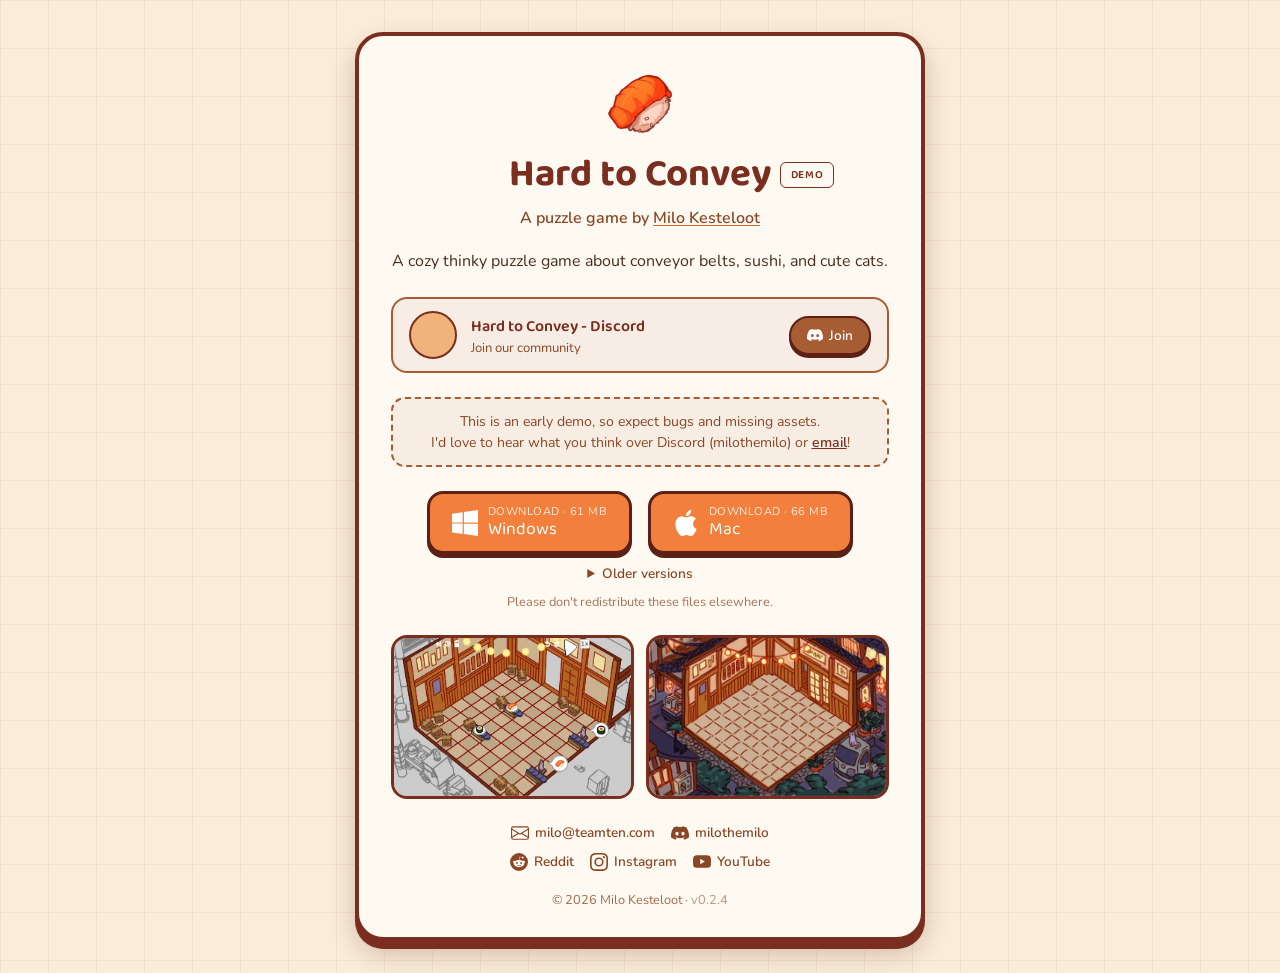
<file: index.html>
<!DOCTYPE html>
<html lang="en">
<head>
    <meta charset="UTF-8">
    <meta name="viewport" content="width=device-width, initial-scale=1.0">
    <title>Hard to Convey – Cozy Puzzle Game</title>
    <meta name="description" content="Hard to Convey is a cozy puzzle game about conveyor belts, sushi, and cute cats. Download the early demo for Windows or Mac.">
    <link rel="canonical" href="https://www.hardtoconvey.com/">
    <meta name="theme-color" content="#f9ecd8">
    <meta property="og:type" content="website">
    <meta property="og:site_name" content="Hard to Convey">
    <meta property="og:title" content="Hard to Convey">
    <meta property="og:description" content="A cozy thinky puzzle game about conveyor belts, sushi, and cute cats. Free demo for Windows and Mac.">
    <meta property="og:url" content="https://www.hardtoconvey.com/">
    <meta property="og:image" content="https://www.hardtoconvey.com/images/og-image.jpg">
    <meta property="og:image:width" content="1200">
    <meta property="og:image:height" content="630">
    <meta property="og:image:alt" content="Concept art of a cozy sushi shop on a lantern-lit street, with cats lounging nearby">
    <meta name="twitter:card" content="summary_large_image">
    <link rel="icon" type="image/png" href="/favicon.png">
    <link rel="apple-touch-icon" href="/apple-touch-icon.png">
    <link rel="preconnect" href="https://fonts.googleapis.com">
    <link rel="preconnect" href="https://fonts.gstatic.com" crossorigin>
    <link href="https://fonts.googleapis.com/css2?family=Baloo+2:wght@500;600;700&family=Nunito:wght@400;600;700&display=swap" rel="stylesheet">
    <link rel="stylesheet" href="style.css">
    <script type="application/ld+json">
        {
            "@context": "https://schema.org",
            "@type": "VideoGame",
            "name": "Hard to Convey",
            "genre": "Puzzle",
            "description": "A cozy puzzle game about conveyor belts, sushi, and cute cats. Currently an early demo.",
            "url": "https://www.hardtoconvey.com/",
            "image": "https://www.hardtoconvey.com/images/screenshot2.webp",
            "applicationCategory": "GameApplication",
            "operatingSystem": "Windows, macOS",
            "gamePlatform": ["PC", "Mac"],
            "creator": {
                "@type": "Person",
                "name": "Milo Kesteloot",
                "url": "https://www.milo.games"
            },
            "sameAs": [
                "https://discord.gg/pnMVM3hHEn",
                "https://www.reddit.com/r/HardToConvey/",
                "https://www.instagram.com/hardtoconvey/",
                "https://www.youtube.com/@HardToConveyGame"
            ]
        }
    </script>
</head>
<body>
    <main class="card">
        <img class="icon" src="icon-128.png" width="64" height="64" alt="Hard to Convey sushi icon">
        <div class="title-row">
            <h1>Hard to Convey</h1>
            <span class="badge">Demo</span>
        </div>
        <p class="subtitle">A puzzle game by <a href="https://www.milo.games" target="_blank" rel="noopener">Milo Kesteloot</a></p>

        <p class="tagline">A cozy thinky puzzle game about conveyor belts, sushi, and cute cats.</p>

        <div class="discord-card">
            <div class="discord-icon">
                <img id="discordIcon" alt="Hard to Convey Discord server icon" hidden>
            </div>
            <div class="discord-info">
                <span class="discord-name" id="discordName">Hard to Convey - Discord</span>
                <span class="discord-stats" id="discordStats">Join our community</span>
            </div>
            <a class="discord-join" href="https://discord.gg/pnMVM3hHEn" target="_blank" rel="noopener">
                <svg viewBox="0 0 16 16" aria-hidden="true"><path fill="currentColor" d="M13.545 2.907a13.2 13.2 0 0 0-3.257-1.011.05.05 0 0 0-.052.025c-.141.25-.297.577-.406.833a12.2 12.2 0 0 0-3.658 0 8 8 0 0 0-.412-.833.05.05 0 0 0-.052-.025c-1.125.194-2.22.534-3.257 1.011a.04.04 0 0 0-.021.018C.356 6.024-.213 9.047.066 12.032q.003.022.021.037a13.3 13.3 0 0 0 3.995 2.02.05.05 0 0 0 .056-.019q.463-.63.818-1.329a.05.05 0 0 0-.01-.059l-.018-.011a9 9 0 0 1-1.248-.595.05.05 0 0 1-.02-.066l.015-.019q.127-.095.248-.195a.05.05 0 0 1 .051-.007c2.619 1.196 5.454 1.196 8.041 0a.05.05 0 0 1 .053.007q.121.1.248.195a.05.05 0 0 1-.004.085 8 8 0 0 1-1.249.594.05.05 0 0 0-.03.03.05.05 0 0 0 .003.041c.24.465.515.909.817 1.329a.05.05 0 0 0 .056.019 13.2 13.2 0 0 0 4.001-2.02.05.05 0 0 0 .021-.037c.334-3.451-.559-6.449-2.366-9.106a.03.03 0 0 0-.02-.019m-8.198 7.307c-.789 0-1.438-.724-1.438-1.612s.637-1.613 1.438-1.613c.807 0 1.45.73 1.438 1.613 0 .888-.637 1.612-1.438 1.612m5.316 0c-.788 0-1.438-.724-1.438-1.612s.637-1.613 1.438-1.613c.807 0 1.451.73 1.438 1.613 0 .888-.631 1.612-1.438 1.612"/></svg>
                Join
            </a>
        </div>
        <script>
            (function () {
                fetch("https://discord.com/api/v10/invites/pnMVM3hHEn?with_counts=true")
                    .then(function (r) { return r.ok ? r.json() : Promise.reject(r); })
                    .then(function (data) {
                        var guild = data.guild;
                        if (guild && guild.icon) {
                            var icon = document.getElementById("discordIcon");
                            // Only reveal the image once it has loaded, so the placeholder circle
                            // shows instead of a broken-image icon and alt text.
                            icon.onload = function () { icon.hidden = false; };
                            icon.src = "https://cdn.discordapp.com/icons/" + guild.id + "/" + guild.icon + ".png?size=64";
                        }
                        if (guild && guild.name) {
                            document.getElementById("discordName").textContent = guild.name + " - Discord";
                        }
                        if (typeof data.approximate_presence_count === "number") {
                            document.getElementById("discordStats").textContent =
                                data.approximate_presence_count + " online · " + data.approximate_member_count + " members";
                        }
                    })
                    .catch(function () { /* keep the static fallback text */ });
            })();
        </script>

        <p class="feedback">
            This is an early demo, so expect bugs and missing assets.<br>
            I'd love to hear what you think over Discord (milothemilo) or <a href="mailto:milo@teamten.com">email</a>!
        </p>

        <p class="mobile-note">Hard to Convey is a desktop game for Windows and Mac. Visit this page on your computer to download it.</p>

        <div class="downloads" id="downloads">
            <!-- release:buttons - generated from releases.json by HardToConvey/Tools/publish_to_site.py -->
            <a class="button" data-os="windows" href="https://github.com/MiloKesteloot/hardtoconvey.com/releases/download/v0.2.4/HardToConvey-0.2.4-Windows.zip" download>
                <svg class="button-icon" viewBox="0 0 16 16" aria-hidden="true">
                    <path fill="currentColor" d="M6.555 1.375 0 2.237v5.45h6.555zM0 13.795l6.555.933V8.313H0zm7.278-5.4.026 6.378L16 16V8.395zM16 0 7.33 1.244v6.414H16z"/>
                </svg>
                <span class="button-text">
                    <span class="button-label">Download &middot; 61 MB</span>
                    <span class="button-platform">Windows</span>
                </span>
            </a>
            <a class="button" data-os="mac" href="https://github.com/MiloKesteloot/hardtoconvey.com/releases/download/v0.2.4/HardToConvey-0.2.4-Mac.app.zip" download>
                <svg class="button-icon" viewBox="0 0 16 16" aria-hidden="true">
                    <path fill="currentColor" d="M11.182.008C11.148-.03 9.923.023 8.857 1.18c-1.066 1.156-.902 2.482-.878 2.516s1.52.087 2.475-1.258.762-2.391.728-2.43m3.314 11.733c-.048-.096-2.325-1.234-2.113-3.422s1.675-2.789 1.698-2.854-.597-.79-1.254-1.157a3.7 3.7 0 0 0-1.563-.434c-.108-.003-.483-.095-1.254.116-.508.139-1.653.589-1.968.607-.316.018-1.256-.522-2.267-.665-.647-.125-1.333.131-1.824.328-.49.196-1.422.754-2.074 2.237-.652 1.482-.311 3.83-.067 4.56s.625 1.924 1.273 2.796c.576.984 1.34 1.667 1.659 1.899s1.219.386 1.843.067c.502-.308 1.408-.485 1.766-.472.357.013 1.061.154 1.782.539.571.197 1.111.115 1.652-.105.541-.221 1.324-1.059 2.238-2.758q.52-1.185.473-1.282"/>
                </svg>
                <span class="button-text">
                    <span class="button-label">Download &middot; 66 MB</span>
                    <span class="button-platform">Mac</span>
                </span>
            </a>
            <!-- /release:buttons -->
            <div class="mac-help" id="macHelp" hidden>
                <h2>Opening the game on Mac</h2>
                <p>Your Mac will warn that it can't verify Hard to Convey because I'm not a registered Apple developer yet. To open it anyway:</p>
                <ol>
                    <li>Unzip the download and double-click the game. When the warning appears, click Done.</li>
                    <li>Open System Settings, go to Privacy &amp; Security, and scroll down to Security.</li>
                    <li>Click Open Anyway.</li>
                </ol>
                <a href="https://support.apple.com/guide/mac-help/open-a-mac-app-from-an-unknown-developer-mh40616/mac" target="_blank" rel="noopener">Apple's guide, with screenshots</a>
            </div>
        </div>
        <script>
            (function () {
                // Highlight the visitor's platform and put its button first.
                // If we can't tell, leave everything highlighted with Windows first.
                var platform = (navigator.userAgentData && navigator.userAgentData.platform) || navigator.platform || navigator.userAgent;
                var downloads = document.getElementById("downloads");
                if (/mac/i.test(platform)) {
                    downloads.classList.add("os-mac");
                } else if (/win/i.test(platform)) {
                    downloads.classList.add("os-windows");
                }

                // After a Mac download starts, show how to get past the "can't verify" warning.
                var macHelp = document.getElementById("macHelp");
                downloads.querySelectorAll('.button[data-os="mac"]').forEach(function (button) {
                    button.addEventListener("click", function () {
                        macHelp.hidden = false;
                        macHelp.scrollIntoView({ block: "nearest" });
                    });
                });
            })();
        </script>

        <!-- release:older - generated from releases.json by HardToConvey/Tools/publish_to_site.py -->
        <details class="older-versions">
            <summary>Older versions</summary>
            <ul>
                <li><span class="older-version">v0.2.3</span> &middot; Nov 4, 2026 &mdash; <a href="https://github.com/MiloKesteloot/hardtoconvey.com/releases/download/v0.2.3/HardToConvey-0.2.3-Windows.zip">Windows</a> (51 MB) &middot; <a href="https://github.com/MiloKesteloot/hardtoconvey.com/releases/download/v0.2.3/HardToConvey-0.2.3-Mac.app.zip">Mac</a> (59 MB)</li>
                <li><span class="older-version">v0.2.2</span> &middot; Nov 2, 2026 &mdash; <a href="https://github.com/MiloKesteloot/hardtoconvey.com/releases/download/v0.2.2/HardToConvey-0.2.2-Windows.zip">Windows</a> (51 MB) &middot; <a href="https://github.com/MiloKesteloot/hardtoconvey.com/releases/download/v0.2.2/HardToConvey-0.2.2-Mac.app.zip">Mac</a> (59 MB)</li>
                <li><span class="older-version">v0.2.1</span> &middot; Nov 1, 2026 &mdash; <a href="https://github.com/MiloKesteloot/hardtoconvey.com/releases/download/v0.2.1/HardToConvey-0.2.1-Windows.zip">Windows</a> (51 MB) &middot; <a href="https://github.com/MiloKesteloot/hardtoconvey.com/releases/download/v0.2.1/HardToConvey-0.2.1-Mac.app.zip">Mac</a> (59 MB)</li>
                <li><span class="older-version">v0.2.0</span> &middot; Nov 1, 2026 &mdash; <a href="https://github.com/MiloKesteloot/hardtoconvey.com/releases/download/v0.2.0/HardToConvey-0.2.0-Windows.zip">Windows</a> (51 MB) &middot; <a href="https://github.com/MiloKesteloot/hardtoconvey.com/releases/download/v0.2.0/HardToConvey-0.2.0-Mac.app.zip">Mac</a> (59 MB)</li>
                <li><span class="older-version">v0.1.4</span> &middot; Oct 27, 2026 &mdash; <a href="https://github.com/MiloKesteloot/hardtoconvey.com/releases/download/v0.1.4/HardToConvey-0.1.4-Windows.zip">Windows</a> (49 MB) &middot; <a href="https://github.com/MiloKesteloot/hardtoconvey.com/releases/download/v0.1.4/HardToConvey-0.1.4-Mac-AppleSilicon.app.zip">Mac (Apple Silicon)</a> (40 MB) &middot; <a href="https://github.com/MiloKesteloot/hardtoconvey.com/releases/download/v0.1.4/HardToConvey-0.1.4-Mac-Intel.app.zip">Mac (Intel)</a> (42 MB)</li>
                <li><span class="older-version">v0.1.4 (first build)</span> &middot; Sep 24, 2026 &mdash; <a href="https://github.com/MiloKesteloot/hardtoconvey.com/releases/download/v0.1.4/HardToConvey-0.1.4-Windows-Sep24.zip">Windows</a> (47 MB) &middot; <a href="https://github.com/MiloKesteloot/hardtoconvey.com/releases/download/v0.1.4/HardToConvey-0.1.4-Mac-AppleSilicon.app.zip">Mac (Apple Silicon)</a> (40 MB) &middot; <a href="https://github.com/MiloKesteloot/hardtoconvey.com/releases/download/v0.1.4/HardToConvey-0.1.4-Mac-Intel.app.zip">Mac (Intel)</a> (42 MB)</li>
                <li><span class="older-version">v0.1.3</span> &middot; Sep 23, 2026 &mdash; <a href="https://github.com/MiloKesteloot/hardtoconvey.com/releases/download/v0.1.1/HardToConvey-0.1.1-Windows.zip">Windows</a> (46 MB) &middot; <a href="https://github.com/MiloKesteloot/hardtoconvey.com/releases/download/v0.1.3/HardToConvey-0.1.3-Mac-AppleSilicon.app.zip">Mac (Apple Silicon)</a> (40 MB) &middot; <a href="https://github.com/MiloKesteloot/hardtoconvey.com/releases/download/v0.1.1/HardToConvey-0.1.1-Mac-Intel.app.zip">Mac (Intel)</a> (40 MB)</li>
                <li><span class="older-version">v0.1.1</span> &middot; Sep 15, 2026 &mdash; <a href="https://github.com/MiloKesteloot/hardtoconvey.com/releases/download/v0.1.1/HardToConvey-0.1.1-Windows.zip">Windows</a> (46 MB) &middot; <a href="https://github.com/MiloKesteloot/hardtoconvey.com/releases/download/v0.1.1/HardToConvey-0.1.1-Mac-AppleSilicon.app.zip">Mac (Apple Silicon)</a> (40 MB) &middot; <a href="https://github.com/MiloKesteloot/hardtoconvey.com/releases/download/v0.1.1/HardToConvey-0.1.1-Mac-Intel.app.zip">Mac (Intel)</a> (40 MB)</li>
                <li><span class="older-version">v0.1.0</span> &middot; Sep 10, 2026 &mdash; <a href="https://github.com/MiloKesteloot/hardtoconvey.com/releases/download/demo-2026-09-07/HardToConvey-demo-Windows.zip">Windows</a> (36 MB) &middot; <a href="https://github.com/MiloKesteloot/hardtoconvey.com/releases/download/v0.1.0/HardToConvey-0.1.0-Mac.app.zip">Mac</a> (36 MB)</li>
                <li><span class="older-version">First demo</span> &middot; Sep 7, 2026 &mdash; <a href="https://github.com/MiloKesteloot/hardtoconvey.com/releases/download/demo-2026-09-07/HardToConvey-demo-Windows.zip">Windows</a> (36 MB) &middot; <a href="https://github.com/MiloKesteloot/hardtoconvey.com/releases/download/demo-2026-09-07/HardToConvey-demo-Mac.app.zip">Mac</a> (31 MB)</li>
            </ul>
        </details>
        <!-- /release:older -->

        <p class="notice">Please don't redistribute these files elsewhere.</p>

        <div class="gallery">
            <button class="screenshot" type="button" data-full="images/screenshot2.webp" aria-label="View gameplay screenshot full size">
                <img src="images/thumbs/screenshot2.webp" width="640" height="422" alt="Hard to Convey gameplay screenshot">
            </button>
            <button class="screenshot" type="button" data-full="images/concept-art-1.webp" aria-label="View concept art full size">
                <img src="images/thumbs/concept-art-1.webp" width="640" height="359" alt="Hard to Convey concept art">
            </button>
        </div>

        <div class="lightbox" id="lightbox" role="dialog" aria-modal="true" aria-label="Image viewer" hidden>
            <img class="lightbox-image" id="lightboxImage" alt="">
            <button class="lightbox-close" id="lightboxClose" type="button" aria-label="Close">
                <svg viewBox="0 0 16 16" aria-hidden="true"><path d="M3 3l10 10M13 3L3 13" stroke="currentColor" stroke-width="2.2" stroke-linecap="round"/></svg>
            </button>
        </div>
        <script>
            (function () {
                var shots = document.querySelectorAll(".screenshot");
                var lightbox = document.getElementById("lightbox");
                var lightboxImage = document.getElementById("lightboxImage");
                var loaded = {};

                // Once the page (and its small thumbnails) has loaded, fetch the full-size
                // images in the background so the viewer can show them right away.
                window.addEventListener("load", function () {
                    shots.forEach(function (shot) {
                        var full = new Image();
                        full.onload = function () { loaded[shot.dataset.full] = true; };
                        full.src = shot.dataset.full;
                    });
                });

                var current = null;

                // Swap the viewer to src only once it's decoded, so it never paints half-ready.
                function showWhenReady(src, shot) {
                    var img = new Image();
                    img.src = src;
                    var ready = img.decode ? img.decode() : Promise.resolve();
                    return ready.catch(function () {}).then(function () {
                        if (current !== shot) { return; }
                        lightboxImage.src = src;
                        if (lightbox.hidden) {
                            lightbox.hidden = false;
                            document.getElementById("lightboxClose").focus();
                        }
                    });
                }

                function open(shot) {
                    var thumb = shot.querySelector("img");
                    var fullSrc = shot.dataset.full;
                    current = shot;
                    lightboxImage.alt = thumb.alt;
                    lightboxImage.style.setProperty("--ratio", thumb.naturalWidth / thumb.naturalHeight || 1.5);
                    document.body.style.overflow = "hidden";
                    if (loaded[fullSrc]) {
                        showWhenReady(fullSrc, shot);
                    } else {
                        // Show the thumbnail until the full-size image arrives.
                        showWhenReady(thumb.src, shot).then(function () {
                            return showWhenReady(fullSrc, shot);
                        }).then(function () {
                            loaded[fullSrc] = true;
                        });
                    }
                }

                function close() {
                    // Return keyboard focus to the screenshot that opened the viewer.
                    var opener = current;
                    current = null;
                    lightbox.hidden = true;
                    lightboxImage.removeAttribute("src");
                    document.body.style.overflow = "";
                    if (opener) { opener.focus(); }
                }

                shots.forEach(function (shot) {
                    shot.addEventListener("click", function () { open(shot); });
                });
                lightbox.addEventListener("click", function (e) {
                    if (e.target !== lightboxImage) { close(); }
                });
                document.addEventListener("keydown", function (e) {
                    if (lightbox.hidden) { return; }
                    if (e.key === "Escape") {
                        close();
                    } else if (e.key === "Tab") {
                        // The close button is the only control in the viewer, so keep focus on it.
                        e.preventDefault();
                        document.getElementById("lightboxClose").focus();
                    }
                });
            })();
        </script>

        <div class="social-links">
            <ul class="social-row">
                <li>
                    <a href="mailto:milo@teamten.com">
                        <svg viewBox="0 0 16 16" aria-hidden="true"><path fill="currentColor" d="M0 4a2 2 0 0 1 2-2h12a2 2 0 0 1 2 2v8a2 2 0 0 1-2 2H2a2 2 0 0 1-2-2zm2-1a1 1 0 0 0-1 1v.217l7 4.2 7-4.2V4a1 1 0 0 0-1-1zm13 2.383-4.708 2.825L15 11.105zm-.034 6.876-5.64-3.471L8 9.583l-1.326-.795-5.64 3.47A1 1 0 0 0 2 13h12a1 1 0 0 0 .966-.741M1 11.105l4.708-2.897L1 5.383z"/></svg>
                        milo@teamten.com
                    </a>
                </li>
                <li class="social-discord">
                    <svg viewBox="0 0 16 16" aria-hidden="true"><path fill="currentColor" d="M13.545 2.907a13.2 13.2 0 0 0-3.257-1.011.05.05 0 0 0-.052.025c-.141.25-.297.577-.406.833a12.2 12.2 0 0 0-3.658 0 8 8 0 0 0-.412-.833.05.05 0 0 0-.052-.025c-1.125.194-2.22.534-3.257 1.011a.04.04 0 0 0-.021.018C.356 6.024-.213 9.047.066 12.032q.003.022.021.037a13.3 13.3 0 0 0 3.995 2.02.05.05 0 0 0 .056-.019q.463-.63.818-1.329a.05.05 0 0 0-.01-.059l-.018-.011a9 9 0 0 1-1.248-.595.05.05 0 0 1-.02-.066l.015-.019q.127-.095.248-.195a.05.05 0 0 1 .051-.007c2.619 1.196 5.454 1.196 8.041 0a.05.05 0 0 1 .053.007q.121.1.248.195a.05.05 0 0 1-.004.085 8 8 0 0 1-1.249.594.05.05 0 0 0-.03.03.05.05 0 0 0 .003.041c.24.465.515.909.817 1.329a.05.05 0 0 0 .056.019 13.2 13.2 0 0 0 4.001-2.02.05.05 0 0 0 .021-.037c.334-3.451-.559-6.449-2.366-9.106a.03.03 0 0 0-.02-.019m-8.198 7.307c-.789 0-1.438-.724-1.438-1.612s.637-1.613 1.438-1.613c.807 0 1.45.73 1.438 1.613 0 .888-.637 1.612-1.438 1.612m5.316 0c-.788 0-1.438-.724-1.438-1.612s.637-1.613 1.438-1.613c.807 0 1.451.73 1.438 1.613 0 .888-.631 1.612-1.438 1.612"/></svg>
                    milothemilo
                </li>
            </ul>
            <ul class="social-row">
                <li>
                    <a href="https://www.reddit.com/r/HardToConvey/" target="_blank" rel="noopener">
                        <svg viewBox="0 0 16 16" aria-hidden="true"><path fill="currentColor" d="M6.167 8a.83.83 0 0 0-.83.83c0 .459.372.84.83.831a.831.831 0 0 0 0-1.661m1.843 3.647c.315 0 1.403-.038 1.976-.611a.23.23 0 0 0 0-.306.213.213 0 0 0-.306 0c-.353.363-1.126.487-1.67.487-.545 0-1.308-.124-1.671-.487a.213.213 0 0 0-.306 0 .213.213 0 0 0 0 .306c.564.563 1.652.61 1.977.61zm.992-2.807c0 .458.373.83.831.83s.83-.381.83-.83a.831.831 0 0 0-1.66 0z"/><path fill="currentColor" d="M16 8A8 8 0 1 1 0 8a8 8 0 0 1 16 0m-3.828-1.165c-.315 0-.602.124-.812.325-.801-.573-1.9-.945-3.121-.993l.534-2.501 1.738.372a.83.83 0 1 0 .83-.869.83.83 0 0 0-.744.468l-1.938-.41a.2.2 0 0 0-.153.028.2.2 0 0 0-.086.134l-.592 2.788c-1.24.038-2.358.41-3.17.992-.21-.2-.496-.324-.81-.324a1.163 1.163 0 0 0-.478 2.224q-.03.17-.029.353c0 1.795 2.091 3.256 4.669 3.256s4.668-1.451 4.668-3.256c0-.114-.01-.238-.029-.353.401-.181.688-.592.688-1.069 0-.65-.525-1.165-1.165-1.165"/></svg>
                        Reddit
                    </a>
                </li>
                <li>
                    <a href="https://www.instagram.com/hardtoconvey/" target="_blank" rel="noopener">
                        <svg viewBox="0 0 16 16" aria-hidden="true"><path fill="currentColor" d="M8 0C5.829 0 5.556.01 4.703.048 3.85.088 3.269.222 2.76.42a3.9 3.9 0 0 0-1.417.923A3.9 3.9 0 0 0 .42 2.76C.222 3.268.087 3.85.048 4.7.01 5.555 0 5.827 0 8.001c0 2.172.01 2.444.048 3.297.04.852.174 1.433.372 1.942.205.526.478.972.923 1.417.444.445.89.719 1.416.923.51.198 1.09.333 1.942.372C5.555 15.99 5.827 16 8 16s2.444-.01 3.298-.048c.851-.04 1.434-.174 1.943-.372a3.9 3.9 0 0 0 1.416-.923c.445-.445.718-.891.923-1.417.197-.509.332-1.09.372-1.942C15.99 10.445 16 10.173 16 8s-.01-2.445-.048-3.299c-.04-.851-.175-1.433-.372-1.941a3.9 3.9 0 0 0-.923-1.417A3.9 3.9 0 0 0 13.24.42c-.51-.198-1.092-.333-1.943-.372C10.443.01 10.172 0 7.998 0zm-.717 1.442h.718c2.136 0 2.389.007 3.232.046.78.035 1.204.166 1.486.275.373.145.64.319.92.599s.453.546.598.92c.11.281.24.705.275 1.485.039.843.047 1.096.047 3.231s-.008 2.389-.047 3.232c-.035.78-.166 1.203-.275 1.485a2.5 2.5 0 0 1-.599.919c-.28.28-.546.453-.92.598-.28.11-.704.24-1.485.276-.843.038-1.096.047-3.232.047s-2.39-.009-3.233-.047c-.78-.036-1.203-.166-1.485-.276a2.5 2.5 0 0 1-.92-.598 2.5 2.5 0 0 1-.6-.92c-.109-.281-.24-.705-.275-1.485-.038-.843-.046-1.096-.046-3.233s.008-2.388.046-3.231c.036-.78.166-1.204.276-1.486.145-.373.319-.64.599-.92s.546-.453.92-.598c.282-.11.705-.24 1.485-.276.738-.034 1.024-.044 2.515-.045zm4.988 1.328a.96.96 0 1 0 0 1.92.96.96 0 0 0 0-1.92m-4.27 1.122a4.109 4.109 0 1 0 0 8.217 4.109 4.109 0 0 0 0-8.217m0 1.441a2.667 2.667 0 1 1 0 5.334 2.667 2.667 0 0 1 0-5.334"/></svg>
                        Instagram
                    </a>
                </li>
                <li>
                    <a href="https://www.youtube.com/@HardToConveyGame" target="_blank" rel="noopener">
                        <svg viewBox="0 0 16 16" aria-hidden="true"><path fill="currentColor" d="M8.051 1.999h.089c.822.003 4.987.033 6.11.335a2.01 2.01 0 0 1 1.415 1.42c.101.38.172.883.22 1.402l.01.104.022.26.008.104c.065.914.073 1.77.074 1.957v.075c-.001.194-.01 1.108-.082 2.06l-.008.105-.009.104c-.05.572-.124 1.14-.235 1.558a2.01 2.01 0 0 1-1.415 1.42c-1.16.312-5.569.334-6.18.335h-.142c-.309 0-1.587-.006-2.927-.052l-.17-.006-.087-.004-.171-.007-.171-.007c-1.11-.049-2.167-.128-2.654-.26a2.01 2.01 0 0 1-1.415-1.419c-.111-.417-.185-.986-.235-1.558L.09 9.82l-.008-.104A31 31 0 0 1 0 7.68v-.123c.002-.215.01-.958.064-1.778l.007-.103.003-.052.008-.104.022-.26.01-.104c.048-.519.119-1.023.22-1.402a2.01 2.01 0 0 1 1.415-1.42c.487-.13 1.544-.21 2.654-.26l.17-.007.172-.006.086-.003.171-.007A100 100 0 0 1 7.858 2zM6.4 5.209v4.818l4.157-2.408z"/></svg>
                        YouTube
                    </a>
                </li>
            </ul>
        </div>

        <footer>
            &copy; 2026 Milo Kesteloot &middot; <span class="version">v0.2.4</span>
        </footer>
    </main>
</body>
</html>
</file>
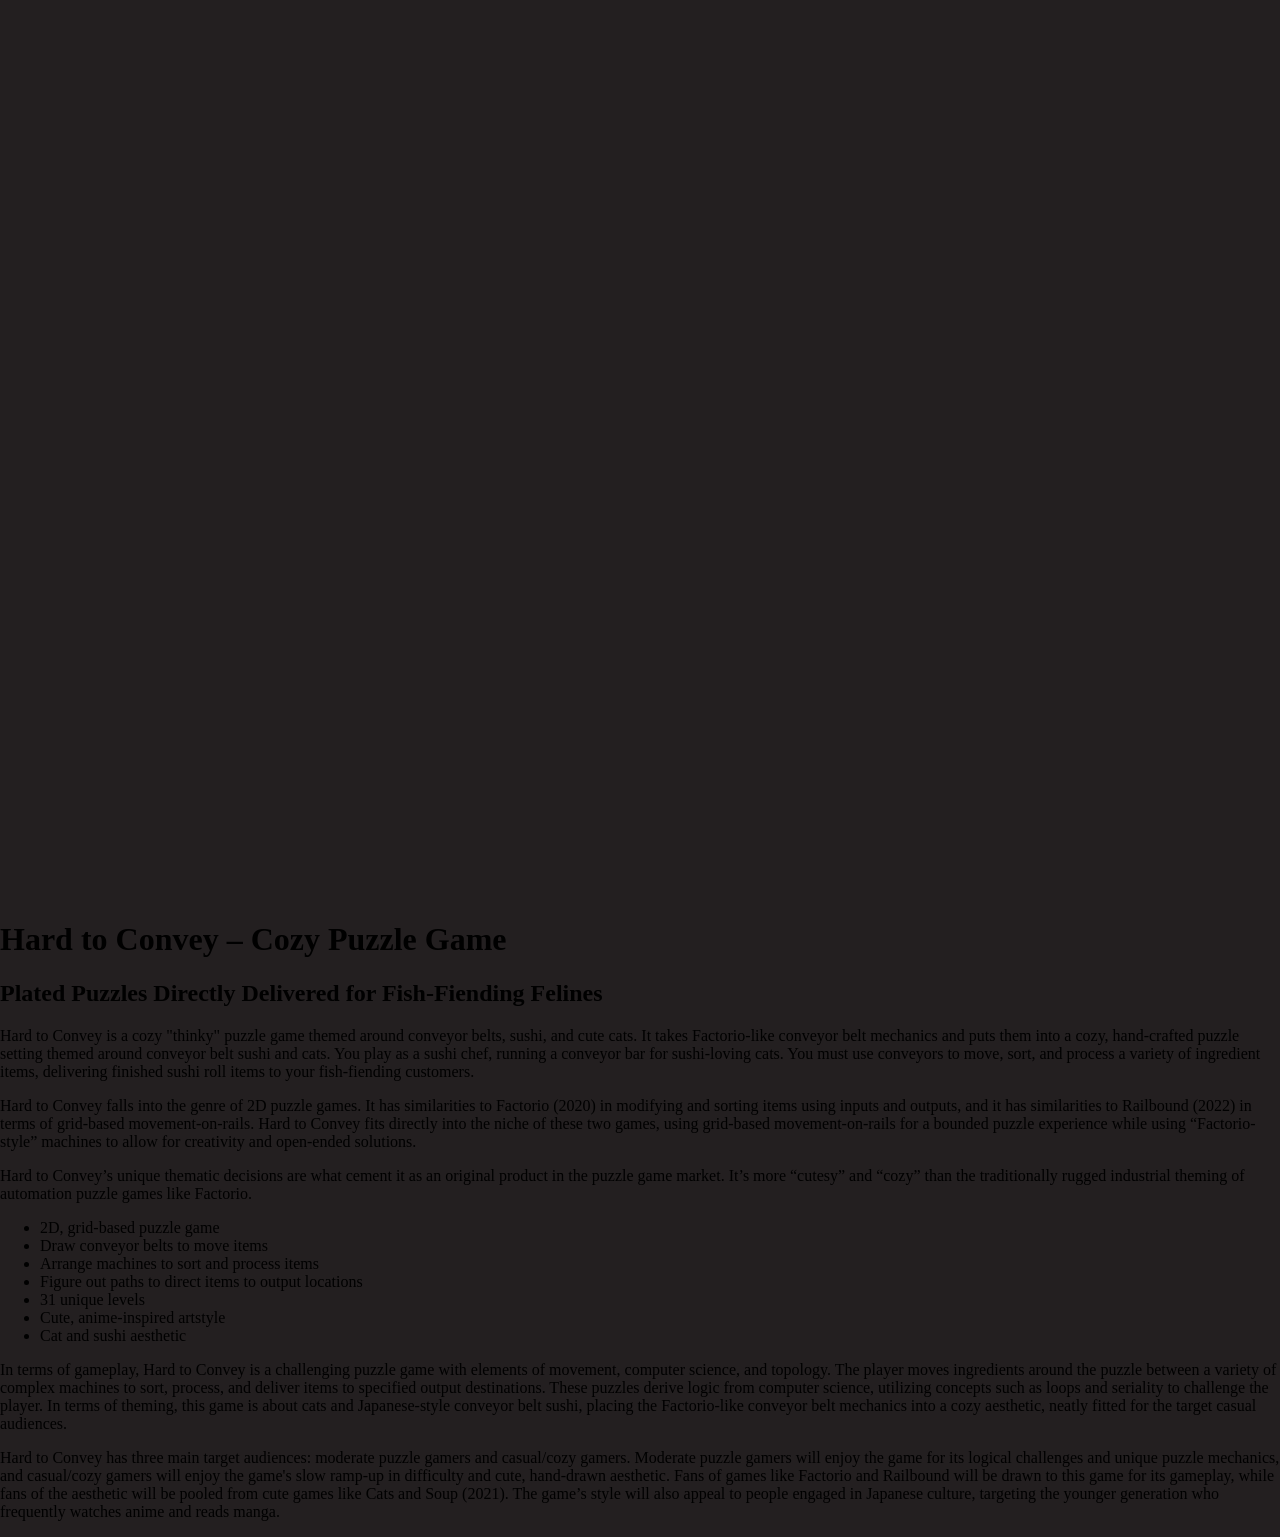
<file: play.html>
<!DOCTYPE html>
<html lang="en">
<head>
    <meta charset="UTF-8">
    <title>Hard to Convey – Cozy Puzzle Game</title>
    <meta name="description" content="Hard to Convey is a cozy puzzle game about conveyor belts, sushi, and cute cats.">
    <link rel="icon" type="image/png" href="/favicon.png">
    <script type="application/ld+json">
        {
            "@context": "https://schema.org",
            "@type": "VideoGame",
            "name": "Hard to Convey",
            "genre": "Puzzle",
            "description": "A cozy puzzle game about conveyor belts, sushi, and cute cats.",
            "url": "https://hardtoconvey.com",
            "creator": {
                "@type": "Person",
                "name": "Milo Kesteloot"
            }
        }
    </script>
</head>
<body style="margin: 0; padding: 0; overflow: hidden; background-color: #231f20;">
    <iframe style="width: 100%; height: 100vh; max-height: 100vh; display: block; border: none; margin: 0;" src="https://www.milo.games/beta/hard-to-convey"></iframe>
    <h1>Hard to Convey – Cozy Puzzle Game</h1>
    <h2>Plated Puzzles Directly Delivered for Fish-Fiending Felines</h2>
    <p>
        Hard to Convey is a cozy "thinky" puzzle game themed around conveyor belts, sushi, and cute cats. It takes Factorio-like conveyor belt mechanics and puts them into a cozy, hand-crafted puzzle setting themed around conveyor belt sushi and cats. You play as a sushi chef, running a conveyor bar for sushi-loving cats. You must use conveyors to move, sort, and process a variety of ingredient items, delivering finished sushi roll items to your fish-fiending customers.
    </p>
    <p>
        Hard to Convey falls into the genre of 2D puzzle games. It has similarities to Factorio (2020) in modifying and sorting items using inputs and outputs, and it has similarities to Railbound (2022) in terms of grid-based movement-on-rails. Hard to Convey fits directly into the niche of these two games, using grid-based movement-on-rails for a bounded puzzle experience while using “Factorio-style” machines to allow for creativity and open-ended solutions.
    </p>
    <p>
        Hard to Convey’s unique thematic decisions are what cement it as an original product in the puzzle game market. It’s more “cutesy” and “cozy” than the traditionally rugged industrial theming of automation puzzle games like Factorio.
    </p>
    <ul>
        <li>2D, grid-based puzzle game</li>
        <li>Draw conveyor belts to move items</li>
        <li>Arrange machines to sort and process items</li>
        <li>Figure out paths to direct items to output locations</li>
        <li>31 unique levels</li>
        <li>Cute, anime-inspired artstyle</li>
        <li>Cat and sushi aesthetic</li>
    </ul>
    <p>
        In terms of gameplay, Hard to Convey is a challenging puzzle game with elements of movement, computer science, and topology. The player moves ingredients around the puzzle between a variety of complex machines to sort, process, and deliver items to specified output destinations. These puzzles derive logic from computer science, utilizing concepts such as loops and seriality to challenge the player. In terms of theming, this game is about cats and Japanese-style conveyor belt sushi, placing the Factorio-like conveyor belt mechanics into a cozy aesthetic, neatly fitted for the target casual audiences.
    </p>
    <p>
        Hard to Convey has three main target audiences: moderate puzzle gamers and casual/cozy gamers. Moderate puzzle gamers will enjoy the game for its logical challenges and unique puzzle mechanics, and casual/cozy gamers will enjoy the game's slow ramp-up in difficulty and cute, hand-drawn aesthetic. Fans of games like Factorio and Railbound will be drawn to this game for its gameplay, while fans of the aesthetic will be pooled from cute games like Cats and Soup (2021). The game’s style will also appeal to people engaged in Japanese culture, targeting the younger generation who frequently watches anime and reads manga.
    </p>
</body>
</html>
</file>
<file: style.css>
:root {
    --cream: #f9ecd8;
    --card: #fffaf1;
    --maroon: #7a2e1f;
    --maroon-dark: #5c2116;
    --orange: #f2803c;
    --orange-dark: #d9632a;
    --wood: #a85c34;
    --wood-dark: #8a4726;
    --text: #4a2d1f;
}

* {
    box-sizing: border-box;
}

/* Keyboard focus ring (mouse clicks don't show it). */
:focus-visible {
    outline: 3px solid var(--maroon);
    outline-offset: 3px;
}

body {
    margin: 0;
    min-height: 100vh;
    display: flex;
    align-items: center;
    justify-content: center;
    padding: 32px 16px;
    background-color: var(--cream);
    background-image:
        linear-gradient(rgba(122, 46, 31, 0.06) 1px, transparent 1px),
        linear-gradient(90deg, rgba(122, 46, 31, 0.06) 1px, transparent 1px);
    background-size: 48px 48px;
    animation: grid-drift 9s linear infinite;
    font-family: "Nunito", sans-serif;
    color: var(--text);
}

@keyframes grid-drift {
    from {
        background-position: 0 0;
    }
    to {
        background-position: 48px 48px;
    }
}

@media (prefers-reduced-motion: reduce) {
    body,
    .lightbox {
        animation: none;
    }
}

.card {
    width: 100%;
    max-width: 570px;
    background: var(--card);
    border: 4px solid var(--maroon);
    border-radius: 28px;
    box-shadow: 0 8px 0 var(--maroon), 0 12px 24px rgba(90, 40, 20, 0.25);
    padding: 36px 32px 28px;
    text-align: center;
}

.icon {
    display: block;
    width: 64px;
    height: 64px;
    margin: 0 auto 8px;
}

.title-row {
    display: grid;
    grid-template-columns: 1fr auto 1fr;
    align-items: center;
    column-gap: 8px;
    margin: 8px 0 2px;
}

.badge {
    grid-column: 3;
    justify-self: start;
    background: transparent;
    color: var(--maroon);
    font-family: "Baloo 2", sans-serif;
    font-size: 0.7rem;
    font-weight: 600;
    letter-spacing: 0.06em;
    text-transform: uppercase;
    padding: 3px 10px;
    border: 1.5px solid var(--maroon);
    border-radius: 6px;
}

h1 {
    grid-column: 2;
    font-family: "Baloo 2", sans-serif;
    font-size: 2.4rem;
    margin: 0;
    color: var(--maroon);
    white-space: nowrap;
}

@media (max-width: 420px) {
    .title-row {
        grid-template-columns: 1fr;
        row-gap: 2px;
        margin-bottom: 14px;
    }

    .badge {
        grid-column: 1;
        justify-self: center;
    }

    h1 {
        grid-column: 1;
    }
}

.subtitle {
    margin: 0 0 20px;
    font-weight: 600;
    color: var(--wood-dark);
}

.subtitle a {
    color: inherit;
    text-decoration: underline;
    text-decoration-color: var(--orange-dark);
    text-underline-offset: 2px;
}

.subtitle a:hover,
.subtitle a:focus-visible {
    color: var(--maroon);
}

.feedback {
    background: rgba(122, 46, 31, 0.06);
    border: 2px dashed var(--wood);
    border-radius: 14px;
    padding: 12px 18px;
    margin: 0 0 24px;
    font-size: 0.88rem;
    line-height: 1.5;
    color: var(--wood-dark);
}

.feedback a {
    color: var(--maroon);
    font-weight: 600;
}

.gallery {
    display: flex;
    gap: 12px;
    flex-wrap: wrap;
    margin-bottom: 24px;
}

.screenshot {
    flex: 1 1 200px;
    min-width: 0;
    padding: 0;
    border-radius: 16px;
    border: 3px solid var(--maroon);
    background: #f0b37a;
    overflow: hidden;
    cursor: zoom-in;
}

.screenshot img {
    display: block;
    width: 100%;
    height: auto;
    aspect-ratio: 3 / 2;
    object-fit: cover;
    transition: transform 0.2s ease;
    /* Keep the image on its own layer so it doesn't snap a pixel sideways when the hover scale starts. */
    will-change: transform;
}

.screenshot:hover img,
.screenshot:focus-visible img {
    transform: scale(1.03);
}

.lightbox {
    position: fixed;
    inset: 0;
    z-index: 100;
    display: flex;
    align-items: center;
    justify-content: center;
    padding: 30px;
    background-color: var(--cream);
    background-image:
        linear-gradient(rgba(122, 46, 31, 0.06) 1px, transparent 1px),
        linear-gradient(90deg, rgba(122, 46, 31, 0.06) 1px, transparent 1px);
    background-size: 48px 48px;
    animation: grid-drift 9s linear infinite;
    cursor: zoom-out;
}

.lightbox[hidden] {
    display: none;
}

.lightbox-image {
    display: block;
    /* As big as fits inside the 30px margin, keeping the image's aspect ratio. */
    /* The border and bottom shadow (4px + 8px) count toward the 30px margin. */
    box-sizing: content-box;
    width: min(100vw - 60px - 8px, (100dvh - 60px - 16px) * var(--ratio, 1.5));
    height: auto;
    aspect-ratio: var(--ratio, 1.5);
    object-fit: contain;
    border: 4px solid var(--maroon);
    border-radius: 20px;
    box-shadow: 0 8px 0 var(--maroon), 0 12px 24px rgba(90, 40, 20, 0.25);
    margin-bottom: 8px;
    cursor: default;
}

.lightbox-close {
    position: absolute;
    top: 12px;
    right: 12px;
    width: 40px;
    height: 40px;
    padding: 10px;
    border-radius: 50%;
    border: 3px solid var(--maroon-dark);
    background: var(--card);
    color: var(--maroon);
    box-shadow: 0 3px 0 var(--maroon-dark);
    cursor: pointer;
}

.lightbox-close svg {
    display: block;
    width: 100%;
    height: 100%;
}

.lightbox-close:hover,
.lightbox-close:focus-visible {
    background: #f0b37a;
}

.tagline {
    margin: 0 0 24px;
    line-height: 1.5;
}

.downloads {
    display: flex;
    gap: 16px;
    justify-content: center;
    flex-wrap: wrap;
    margin-bottom: 10px;
}

.mac-help {
    flex-basis: 100%;
    /* Always below the buttons, even after they're reordered for the visitor's platform. */
    order: 1;
    text-align: left;
    background: rgba(122, 46, 31, 0.06);
    border: 2px solid var(--wood);
    border-radius: 16px;
    padding: 14px 18px;
    font-size: 0.88rem;
    line-height: 1.5;
}

.mac-help h2 {
    font-family: "Baloo 2", sans-serif;
    font-size: 1.1rem;
    color: var(--maroon);
    margin: 0 0 4px;
}

.mac-help p,
.mac-help ol {
    margin: 0 0 10px;
}

.mac-help ol {
    padding-left: 1.4em;
}

.mac-help li + li {
    margin-top: 4px;
}

.mac-help a {
    color: var(--maroon);
    font-weight: 600;
}

.downloads.os-mac .button[data-os="mac"] {
    order: -1;
}

.downloads.os-mac .button[data-os="windows"],
.downloads.os-windows .button[data-os="mac"] {
    background: var(--wood);
}

.older-versions {
    margin: 0 0 10px;
    font-size: 0.85rem;
    color: var(--wood-dark);
}

.older-versions summary {
    cursor: pointer;
    font-weight: 600;
    width: fit-content;
    margin: 0 auto;
}

.older-versions summary:hover {
    color: var(--maroon);
}

.older-versions ul {
    list-style: none;
    margin: 8px 0 0;
    padding: 12px 16px;
    background: rgba(122, 46, 31, 0.06);
    border: 2px solid var(--wood);
    border-radius: 16px;
    text-align: left;
}

.older-versions li + li {
    margin-top: 6px;
}

.older-version {
    font-weight: 700;
    color: var(--maroon);
}

.older-versions a {
    color: var(--maroon);
    font-weight: 600;
}

/* Only shown on phones and tablets, where the downloads can't be used. */
.mobile-note {
    display: none;
    margin: 0 0 16px;
    font-weight: 600;
    line-height: 1.5;
    color: var(--maroon);
}

@media (hover: none) and (pointer: coarse) {
    .mobile-note {
        display: block;
    }
}

.notice {
    font-size: 0.8rem;
    color: var(--wood-dark);
    opacity: 0.75;
    margin: 0 0 4px;
}

.notice:last-of-type {
    margin-bottom: 24px;
}

.notice a {
    color: var(--maroon);
    font-weight: 600;
    opacity: 1;
}

.discord-card {
    display: flex;
    align-items: center;
    gap: 14px;
    background: rgba(122, 46, 31, 0.06);
    border: 2px solid var(--wood);
    border-radius: 16px;
    padding: 12px 16px;
    margin-bottom: 24px;
    text-align: left;
}

.discord-icon {
    display: block;
    width: 48px;
    height: 48px;
    border-radius: 50%;
    flex-shrink: 0;
    border: 2px solid var(--maroon);
    background: #f0b37a;
    overflow: hidden;
}

.discord-icon img {
    display: block;
    width: 100%;
    height: 100%;
}

.discord-icon img[hidden] {
    display: none;
}

.discord-info {
    display: flex;
    flex-direction: column;
    flex: 1;
    min-width: 0;
}

.discord-name {
    font-family: "Baloo 2", sans-serif;
    font-weight: 600;
    color: var(--maroon);
}

.discord-stats {
    font-size: 0.82rem;
    color: var(--wood-dark);
}

.discord-join {
    display: flex;
    align-items: center;
    gap: 6px;
    flex-shrink: 0;
    padding: 8px 16px;
    border-radius: 999px;
    border: 2px solid var(--maroon-dark);
    background: var(--wood);
    color: #fff;
    font-weight: 600;
    font-size: 0.85rem;
    text-decoration: none;
    box-shadow: 0 3px 0 var(--maroon-dark);
    transition: transform 0.1s ease, box-shadow 0.1s ease;
    user-select: none;
}

.discord-join svg {
    width: 16px;
    height: 16px;
}

.discord-join:hover,
.discord-join:focus-visible {
    transform: translateY(-2px);
    box-shadow: 0 5px 0 var(--maroon-dark);
}

.discord-join:active {
    transform: translateY(2px);
    box-shadow: 0 1px 0 var(--maroon-dark);
}

.button {
    display: flex;
    align-items: center;
    gap: 10px;
    padding: 12px 22px;
    border-radius: 16px;
    border: 3px solid var(--maroon-dark);
    background: var(--orange);
    color: #fff;
    text-decoration: none;
    box-shadow: 0 4px 0 var(--maroon-dark);
    transition: transform 0.1s ease, box-shadow 0.1s ease;
    user-select: none;
}

.button:hover,
.button:focus-visible {
    transform: translateY(-2px);
    box-shadow: 0 6px 0 var(--maroon-dark);
}

.button:active {
    transform: translateY(2px);
    box-shadow: 0 2px 0 var(--maroon-dark);
}

.button-icon {
    width: 26px;
    height: 26px;
    flex-shrink: 0;
}

.button-text {
    display: flex;
    flex-direction: column;
    align-items: flex-start;
    line-height: 1.15;
}

.button-label {
    font-size: 0.7rem;
    text-transform: uppercase;
    letter-spacing: 0.04em;
    opacity: 0.85;
}

.button-platform {
    font-family: "Baloo 2", sans-serif;
    font-size: 1.1rem;
}

.social-links {
    display: flex;
    flex-direction: column;
    align-items: center;
    gap: 10px;
    margin: 0 0 20px;
}

.social-row {
    list-style: none;
    display: flex;
    flex-wrap: wrap;
    justify-content: center;
    gap: 16px;
    margin: 0;
    padding: 0;
}

.social-links a,
.social-discord {
    display: flex;
    align-items: center;
    gap: 6px;
    color: var(--wood-dark);
    text-decoration: none;
    font-weight: 600;
    font-size: 0.85rem;
}

.social-links a:hover,
.social-links a:focus-visible {
    color: var(--maroon);
}

.social-links svg {
    width: 18px;
    height: 18px;
    flex-shrink: 0;
}

footer {
    font-size: 0.8rem;
    color: var(--wood-dark);
    opacity: 0.8;
}

.version {
    opacity: 0.7;
}
</file>
